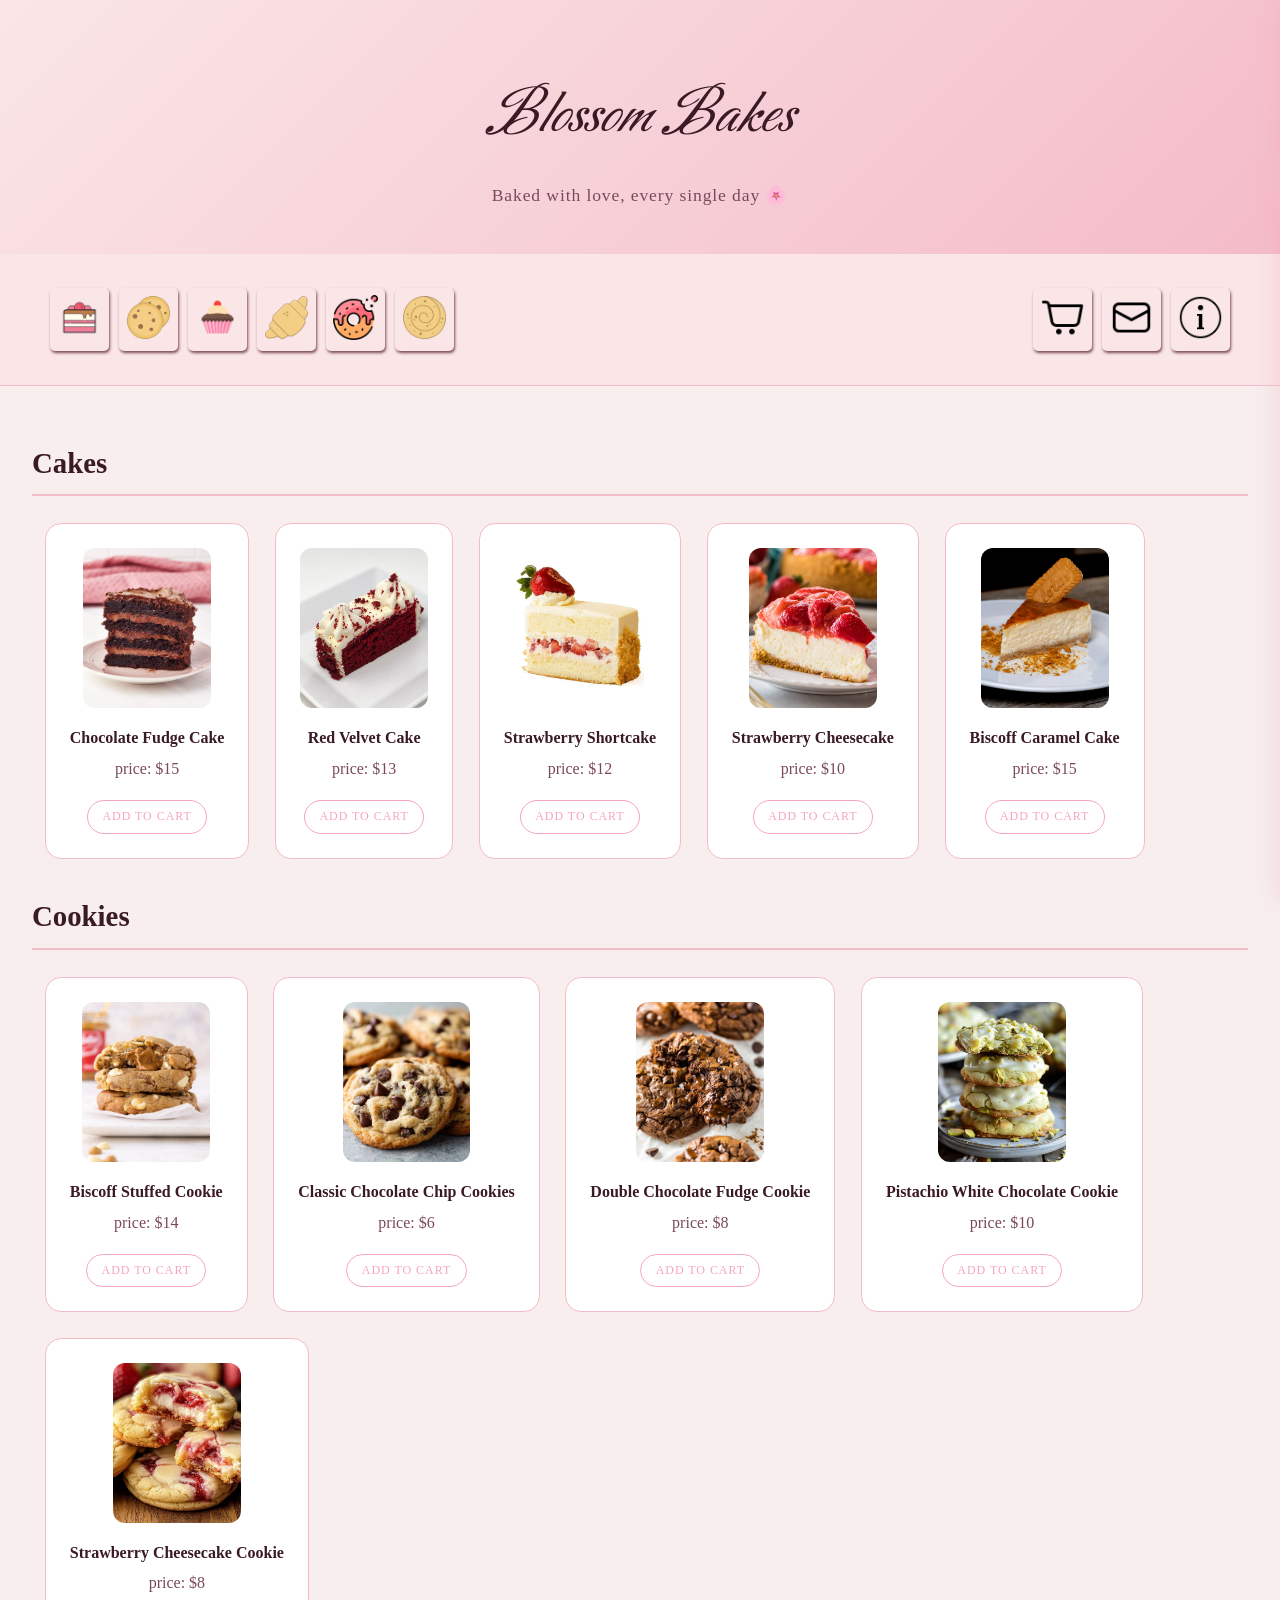
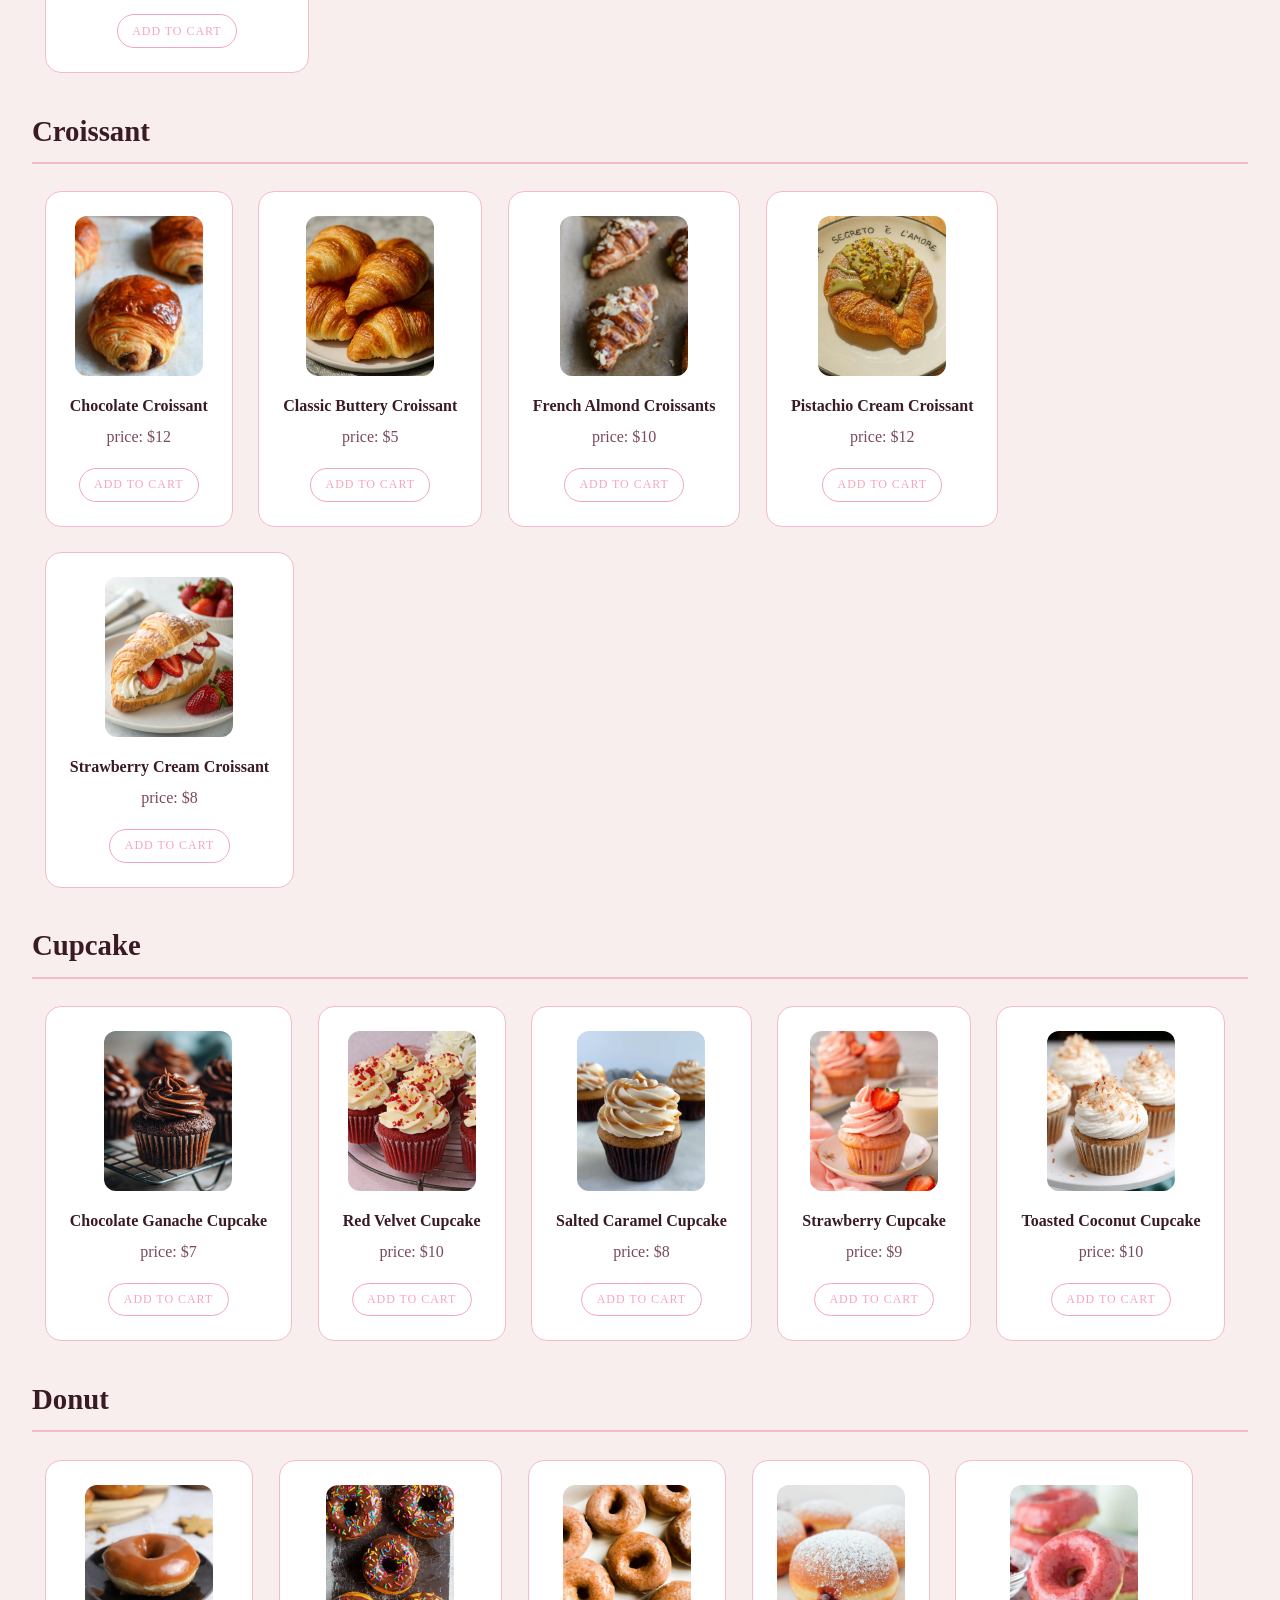
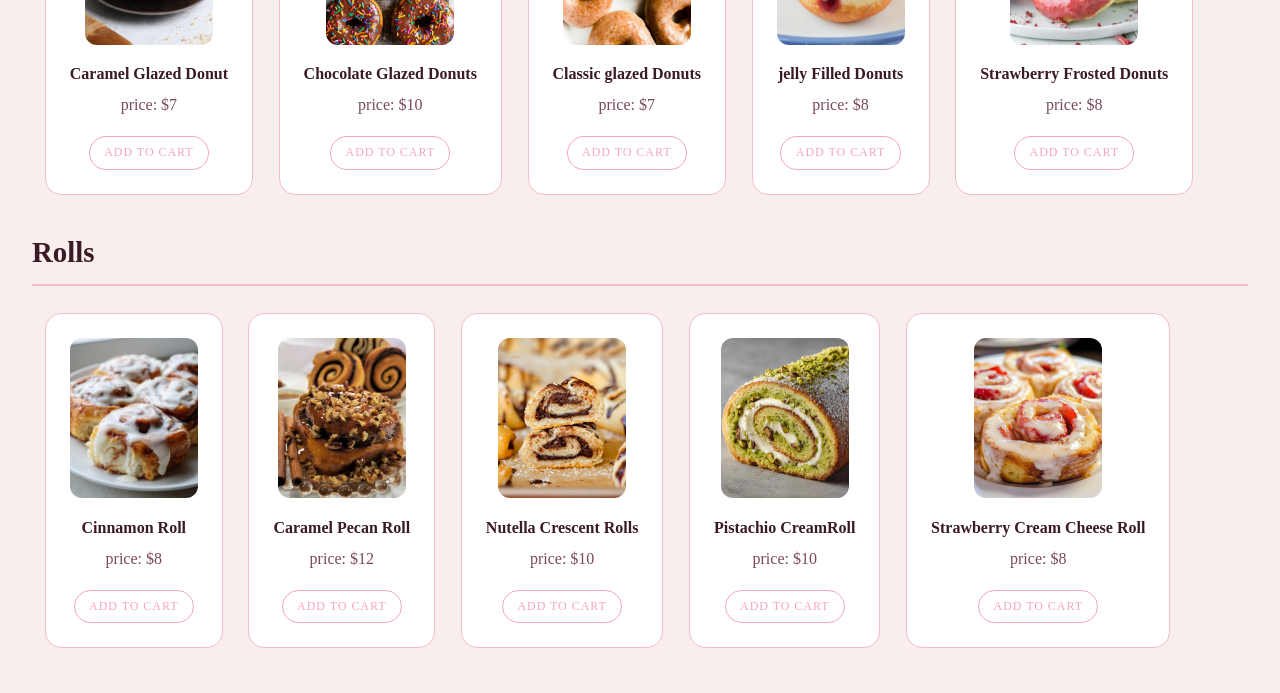
<file: index.html>
<!DOCTYPE html>
<html lang="en">
<head>
    <meta charset="UTF-8">
    <meta http-equiv="X-UA-Compatible" content="IE=edge">
    <meta name="viewport" content="width=device-width, initial-scale=1.0">
    <title>Blossom Bake</title>
    <link rel="preconnect" href="https://fonts.googleapis.com">
    <link rel="preconnect" href="https://fonts.gstatic.com" crossorigin>
    <link href="assets/styles.css" rel="stylesheet">
    <script src="assets/script.js" defer></script>
    <script src="assets/front.js" defer></script>
</head>
<body>
    <div class="shopping-cart">
    <header class="hero">
        <div class="blossoms">
            <span>🥐</span>
            <span>🌸</span>
            <span>🍪</span>
            <span>🌸</span>
            <span>🧁</span>
            <span>🌸</span>
        </div>
        <h1>Blossom Bakes</h1>
        <div class="bread">
            <span>🌸</span>
            <span>🍰</span>
            <span>🌸</span>
            <span>🍩</span>
            <span>🥐</span>
            <span>🌸</span>
        </div>
        <p class="tagline">Baked with love, every single day 🌸</p>
    </header>
        <nav>
            <ul>

                <li title="Cake"><a href="#cakes"><img src="./images/icons/cake.png" alt=""></a></li>
                <li title="Cookies"><a href="#cookies"><img src="./images/icons/cookies.png" alt=""></a></li>
                <li title="Cupcake"><a href="#cupcake"><img src="./images/icons/cupcake.png" alt=""></a></li>
                <li title="Croissant"><a href="#croissant"><img src="./images/icons/croissant.png" alt=""></a></li>
                <li title="Donut"><a href="#donut"><img src="./images/icons/donut.png" alt=""></a></li>
                <li title="rolls"><a href="#rolls"><img src="./images/icons/roll.png" alt=""></a></li>
                <li title="your cart" id="cartbtn">
                    <img class="still" src="./images/icons/cart.png">
                    <img class="animated" src="./images/icons/cartani.gif">
                </li>
                <li title="contact us" id="contact">
                    <a href="contact.html">
                        <img class="still" src="./images/icons/contact.png" alt="contact">
                        <img class="animated" src="./images/icons/contact.gif" alt="contact">
                    </a>
                </li>
                <li title="about us" id="about">
                    <a href="about.html">
                        <img class="still" src="./images/icons/about.png" alt="about">
                        <img class="animated" src="./images/icons/about.gif" alt="about">
                    </a>
                </li>
            </ul>
        </nav>
        <div class="currency-selector"></div>
        <div class="cart-container">
            <div class="products-container">
                <h2>Cakes</h2>
                <div class="cakes" id="cakes"></div>
                <h2>Cookies</h2>
                <div class="cookies" id="cookies"></div>
                <h2>Croissant</h2>
                <div class="croissant" id="croissant"></div>
                <h2>Cupcake</h2>
                <div class="cupcake" id="cupcake"></div>
                <h2>Donut</h2>
                <div class="donut" id="donut"></div>
                <h2>Rolls</h2>
                <div class="rolls" id="rolls"></div>
            </div>
            <div class="cart-section">
                <button id="closeCart">✕</button>
                <h2 id="cart">Your Shopping Cart</h2>
                <div class="empty-btn"></div>
                <div class="cart"></div>
                <div class="checkout-container">
                    <h2>Checkout</h2>
                    <div class="checkout">
                        <div class="cart-total"></div>
                        <form>
                            <label>Enter Cash Received:</label>
                            <input class="received" type="text">
                            <button class="pay">Submit</button> 
                        </form>
                        <h3>Receipt</h3>
                        <div class="pay-summary"></div>
                    </div>
                </div>
            </div>
        </div>
    </div>
</body>
</html>
</file>
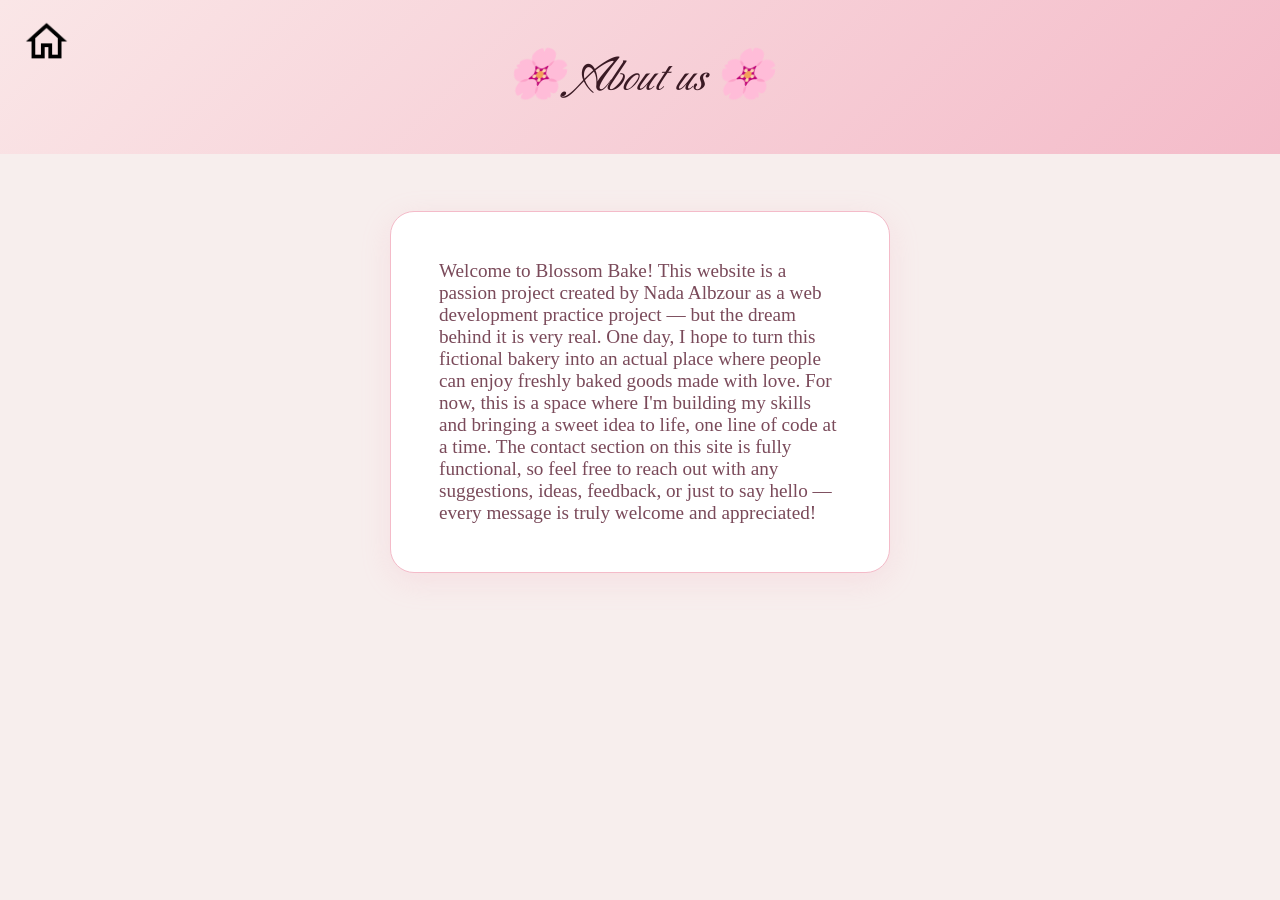
<file: about.html>
<!DOCTYPE html>
<html>
    <head>
        <title>About Blossoms Bakery</title>
        <meta charset="UTF-8">
        <meta http-equiv="X-UA-Compatible" content="IE=edge">
        <meta name="viewport" content="width=device-width, initial-scale=1.0">
        <link rel="stylesheet" href="./assets/contact.css">
    </head>
    <body>
        <header>
            <div title="Home Page" id="home">
                <a href="index.html">
                    <img class="still" src="./images/icons/homepage.png" alt="home">
                    <img class="animated" src="./images/icons/homepage.gif" alt="home">
                </a>
            </div>
            <h1>🌸 About us 🌸</h1>
        </header>
        <p>
            Welcome to Blossom Bake! This website is a passion project created by Nada Albzour as a web development practice project — but the dream behind it is very real. One day, I hope to turn this fictional bakery into an actual place where people can enjoy freshly baked goods made with love. For now, this is a space where I'm building my skills and bringing a sweet idea to life, one line of code at a time. The contact section on this site is fully functional, so feel free to reach out with any suggestions, ideas, feedback, or just to say hello — every message is truly welcome and appreciated!
        </p>
    </body>
</html>
</file>
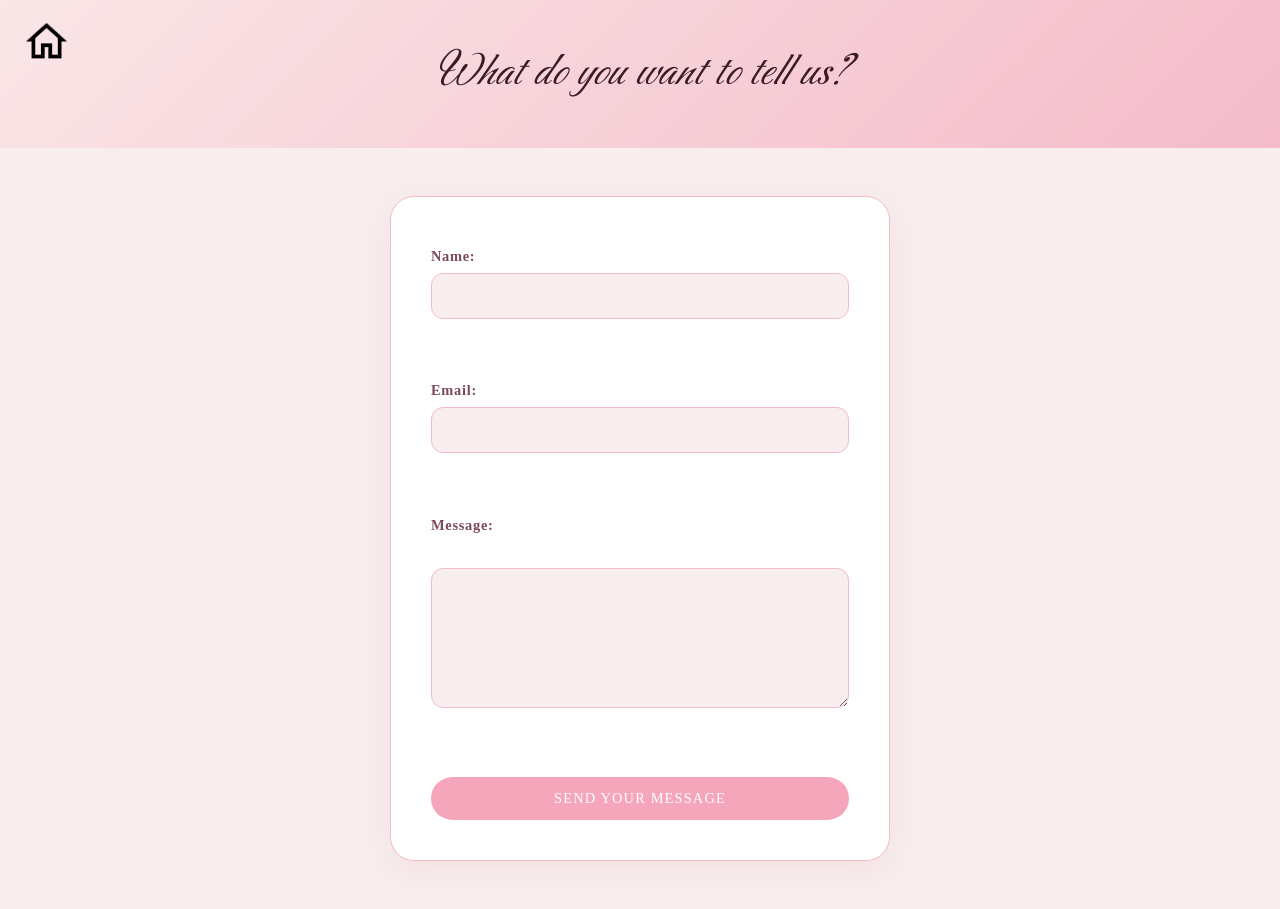
<file: contact.html>
<!DOCTYPE html>
<html>
    <head>
        <title>Contact Blossoms Bakery</title>
        <meta charset="UTF-8">
        <meta http-equiv="X-UA-Compatible" content="IE=edge">
        <meta name="viewport" content="width=device-width, initial-scale=1.0">
        <link rel="stylesheet" href="./assets/contact.css">
    </head>
    <body>
        <header>
            <div title="Home Page" id="home">
                <a href="index.html">
                    <img class="still" src="./images/icons/homepage.png" alt="home">
                    <img class="animated" src="./images/icons/homepage.gif" alt="home">
                </a>
            </div>
            <h1>What do you want to tell us?</h1>
        </header>
        <form action="https://formspree.io/f/xpqbzajk" method="post">
            <label  for="name">Name:</label>
            <input required type="text" name="name" id="name">
            <br><br>
            <label for="email">Email:</label>
            <input required type="email" name="email" id="email">
            <br><br>
            <label for="message">Message:</label>
            <br>
            <textarea required name="message" id="message"></textarea>
            <br><br>
            <input type="submit" name="submit" value="Send your message">
        </form>
    </body>
</html>
</file>
<file: assets/styles.css>
@import url('https://fonts.googleapis.com/css2?family=Carattere&family=Caveat:wght@400..700&family=Cherry+Swash:wght@400;700&family=Kalam:wght@300;400;700&family=Leckerli+One&family=Rock+Salt&family=Sniglet:wght@400;800&display=swap');
html{
    scroll-behavior: smooth;
}
:root {
    --pink-light: #f4bbc9;
    --pink-mid: #fae6e7;
    --pink-deep: #f6a6bb;
    --cream: #f7eeed;
    --text-dark: #3a1a24;
    --text-mid: #7a4a5a;
    --white: #ffffff;
}


* {
    font-family: 'Playfair Display', serif;
    padding: 0;
    margin: 0;
    box-sizing: border-box;
}

body {
    background: var(--cream);
    color: var(--text-dark);
}

.hero {
    background: linear-gradient(135deg, var(--pink-mid), var(--pink-light));
    padding: 3em 2em;
    text-align: center;
}

.tagline {
    text-align: center;
    color: var(--text-mid);
    font-size: 1.1em;
    padding-bottom: 0;
    letter-spacing: 0.05em;
}

a{
    color: var(--text-dark);
    text-decoration: none;
}
a:visited{
    color: var(--text-dark);
}
ul{
    margin: 13px;
    display: flex;
    flex-wrap:nowrap;
    justify-content: right;
    align-content: space-between;
    list-style: none;
}

#cartbtn {
    justify-content: left;
    margin-left: auto;
}

li .animated{
    display: none;
}
li .still {
    display: block;
}
li:hover .still{
    display: none;
}
li:hover .animated{
    display: block;
    cursor: pointer;
}

ul li {
    /* background-color: var(--pink-light); */
    border-radius: 5px;
    padding: 7px;
    margin: 5px;
    box-shadow: 1px 2px 3px var(--text-mid);
    transition: 0.2s ease all;
}

li:hover {
    transform: translateY(-3px); 
    box-shadow: 0 6px 16px rgba(246, 166, 187, 0.4);
    background-color: white;
}
nav {
    background: var(--pink-mid);
    padding: 1em 2em;
    position: sticky;
    top: 0;
    z-index: 100;
    border-bottom: 1.5px solid var(--pink-light);
}

.checkout-container{
    top : 60px;
    height: fit-content;
    
}


h1 {
    font-family: "Carattere", cursive;
    font-style: italic;
    font-weight: 400;
    text-align: center;
    font-size: 4em;
    color: var(--text-dark);
    padding: 0.5em 1em;
}

h2 {
    padding: 1em 0 0.5em;
    color: var(--text-dark);
    font-size: 1.8em;
    border-bottom: 2px solid var(--pink-light);
    margin-bottom: 0.5em;
}

h3 {
    padding: 0.5em 0;
    color: var(--text-dark);
    font-size: 1em;
}

p {
    padding-bottom: 1em;
    color: var(--text-mid);
}
ul li img {
    width: 45px;
    height: 45px;
    object-fit: contain;
}

/* ── Layout ── */
.products-container {
    width: 100%;
    /* max-width: 55em; */
    padding: 2em;
}

.cart-container {
    display: flex;
}

.checkout-container {
    width: 100%;
    padding: 2em;
    background: var(--pink-mid);
    border-left: 2px solid var(--pink-light);
}

/* cart section */
.cart-section{
    position: fixed;
    display: inline-block;
    flex-wrap: nowrap;
    width: 70%;
    height: 100%;
    top: 0;
    background-color: #ffffff;
    left: 100%;
    transition: left 0.3s ease;
    z-index: 101;
    padding: 2em;
    box-shadow: -4px 0 20px rgba(246, 166, 187, 0.3);
    overflow-y: auto;
}
.cart-open {
    left: 30%; /* slides in from the right */
}
#closeCart {
    position: absolute;
    top: 1em;
    right: 1em;
    border: none;
    background: transparent;
    font-size: 1.2em;
    color: var(--pink-deep);
    cursor: pointer;
}

#closeCart:hover {
    color: var(--text-dark);
    transform: scale(1.2);
}

/* end of cart section */




/* ── Product grids ── */
.cakes, .cookies, .croissant, .cupcake, .donut, .rolls, .cart {
    display: flex;
    flex-wrap: wrap;
}

/* ── Product cards ── */
.cakes > div, .cookies > div, .croissant > div,
.cupcake > div, .donut > div, .rolls > div {
    background: var(--white);
    margin: 0.8em;
    padding: 1.5em;
    border-radius: 16px;
    border: 1.5px solid var(--pink-light);
    transition: 0.2s ease all;
    text-align: center;
}

.cakes > div:hover, .cookies > div:hover, .croissant > div:hover,
.cupcake > div:hover, .donut > div:hover, .rolls > div:hover {
    transform: translateY(-4px);
    box-shadow: 0 8px 24px rgba(246, 166, 187, 0.25);
    border-color: var(--pink-deep);
}

/* ── Product images ── */
.cakes > div img, .cookies > div img, .croissant > div img,
.cupcake > div img, .donut > div img, .rolls > div img {
    max-width: 175px;
    height: 160px;
    object-fit: cover;
    border-radius: 12px;
    display: block;
    margin: 0 auto 0.8em;
}

/* ── Product titles ── */
.cakes > div h3, .cookies > div h3, .croissant > div h3,
.cupcake > div h3, .donut > div h3, .rolls > div h3 {
    font-weight: 700;
    color: var(--text-dark);
    margin-bottom: 0.3em;
}

/* ── Cart items ── */
.cart > div {
    border: 1.5px solid var(--pink-light);
    background: var(--white);
    border-radius: 12px;
    margin: 0.8em;
    padding: 1.5em;
}

/* ── Checkout ── */
.checkout {
    margin-bottom: 4em;
}

/* ── Buttons ── */
button {
    border: 1.5px solid var(--pink-deep);
    background: var(--white);
    color: var(--pink-deep);
    padding: 0.7em 1.2em;
    border-radius: 50px;
    transition: 0.2s ease all;
    text-transform: uppercase;
    font-size: 0.75em;
    letter-spacing: 0.08em;
    cursor: pointer;
    margin-top: 0.5em;
}

button:hover {
    background: var(--pink-deep);
    color: var(--white);
    transform: scale(1.03);
}

button.pay {
    background: var(--pink-deep);
    color: var(--white);
    width: 100%;
    margin-top: 1em;
    font-size: 0.9em;
}

button.pay:hover {
    background: var(--pink-light);
    color: var(--text-dark);
}

/* ── Cash input ── */
.received {
    font-size: 1.2em;
    padding: 0.5em;
    border: 1.5px solid var(--pink-light);
    border-radius: 8px;
    background: var(--white);
    color: var(--text-dark);
    width: 100%;
    margin-top: 0.5em;
    outline: none;
}

.received:focus {
    border-color: var(--pink-deep);
}







.blossoms ,.bread {
    position: absolute;
    width: 100%;
    top: 10;
    left: 0;
    pointer-events: none;
}

.blossoms span , .bread span {
    position: absolute;
    font-size: 1.5em;
    animation: fall linear infinite;
    opacity: 0;
}

/* give each blossom a different position, size and speed */
.blossoms span:nth-child(1) { left: 10%; animation-duration: 4s; animation-delay: 0s; font-size: 1.2em; }
.blossoms span:nth-child(2) { left: 25%; animation-duration: 6s; animation-delay: 1s; font-size: 2em; }
.blossoms span:nth-child(3) { left: 45%; animation-duration: 5s; animation-delay: 2s; }
.blossoms span:nth-child(4) { left: 60%; animation-duration: 7s; animation-delay: 0.5s; font-size: 1.8em; }
.blossoms span:nth-child(5) { left: 75%; animation-duration: 4s; animation-delay: 1.5s; }
.blossoms span:nth-child(6) { left: 90%; animation-duration: 6s; animation-delay: 3s; font-size: 1.3em; }

.bread span:nth-child(1){top:30% ;left: 5%; animation-duration: 3s ; animation-delay: 0s;}
.bread span:nth-child(2){top:10% ;left: 16%; animation-duration: 5s ; animation-delay: 1s;}
.bread span:nth-child(3){top:30% ;left: 40%; animation-duration: 7s ; animation-delay: 2s;}
.bread span:nth-child(4){top:20% ;left: 50%; animation-duration: 4s ; animation-delay: 3s;}
.bread span:nth-child(5){top:12% ;left: 60%; animation-duration: 3s ; animation-delay: 1s;}
.bread span:nth-child(6){top:30% ;left: 90%; animation-duration: 6s ; animation-delay: 2.5s;}

@keyframes fall {
    0%   { top: -10%; opacity: 1; transform: rotate(0deg); }
    100% { top: 110%; opacity: 0; transform: rotate(360deg); }
}
</file>
<file: assets/contact.css>
@import url('https://fonts.googleapis.com/css2?family=Carattere&family=Caveat:wght@400..700&family=Cherry+Swash:wght@400;700&family=Kalam:wght@300;400;700&family=Leckerli+One&family=Rock+Salt&family=Sniglet:wght@400;800&display=swap');

:root {
    --pink-light: #f4bbc9;
    --pink-mid: #fae6e7;
    --pink-deep: #f6a6bb;
    --cream: #f7eeed;
    --text-dark: #3a1a24;
    --text-mid: #7a4a5a;
    --white: #ffffff;
}

* {
    font-family: 'Playfair Display', serif;
    padding: 0;
    margin: 0;
    box-sizing: border-box;
}

body {
    background: var(--cream);
    color: var(--text-dark);
    min-height: 100vh;
    display: flex;
    flex-direction: column;
    align-items: center;
}

/* ── Header ── */
header {
    width: 100%;
    background: linear-gradient(135deg, var(--pink-mid), var(--pink-light));
    padding: 2em;
    text-align: center;
    position: relative;
}

#home {
    position: absolute;
    top: 1.2em;
    left: 1.5em;
}

#home img {
    width: 45px;
    height: 45px;
    object-fit: contain;
}

#home .animated { display: none; }
#home .still { display: block; }

#home:hover .still { display: none; }
#home:hover .animated {
    display: block;
    cursor: pointer;
}

h1 {
    font-family: "Carattere", cursive;
    font-style: italic;
    font-weight: 400;
    font-size: 3em;
    color: var(--text-dark);
    padding: 0.3em 0;
}

/* ── Form container ── */
form,p {
    background: var(--white);
    border: 1.5px solid var(--pink-light);
    border-radius: 24px;
    padding: 2.5em;
    margin: 3em auto;
    width: 90%;
    max-width: 500px;
    box-shadow: 0 8px 30px rgba(246, 166, 187, 0.2);
    display: flex;
    flex-direction: column;
    gap: 0.5em;
}
p{
    font-family: 'Playfair Display', serif;
    color: #7a4a5a;
    font-size: 1.2rem;
}
/* ── Labels ── */
label {
    font-size: 0.9em;
    color: var(--text-mid);
    font-weight: 600;
    letter-spacing: 0.05em;
    margin-top: 0.8em;
}

/* ── Inputs ── */
input[type="text"],
input[type="email"],
textarea {
    width: 100%;
    padding: 0.8em 1em;
    border: 1.5px solid var(--pink-light);
    border-radius: 12px;
    background: var(--cream);
    color: var(--text-dark);
    font-size: 1em;
    outline: none;
    transition: 0.2s ease all;
    font-family: 'Playfair Display', serif;
}

input[type="text"]:focus,
input[type="email"]:focus,
textarea:focus {
    border-color: var(--pink-deep);
    background: var(--white);
    box-shadow: 0 0 0 3px rgba(246, 166, 187, 0.2);
}

/* ── Textarea ── */
textarea {
    height: 140px;
    resize: vertical;
}

/* ── Submit button ── */
input[type="submit"] {
    margin-top: 1.2em;
    padding: 0.9em;
    background: var(--pink-deep);
    color: var(--white);
    border: none;
    border-radius: 50px;
    font-size: 0.9em;
    letter-spacing: 0.08em;
    text-transform: uppercase;
    cursor: pointer;
    transition: 0.2s ease all;
    font-family: 'Playfair Display', serif;
}

input[type="submit"]:hover {
    background: var(--pink-light);
    color: var(--text-dark);
    transform: scale(1.02);
}
</file>
